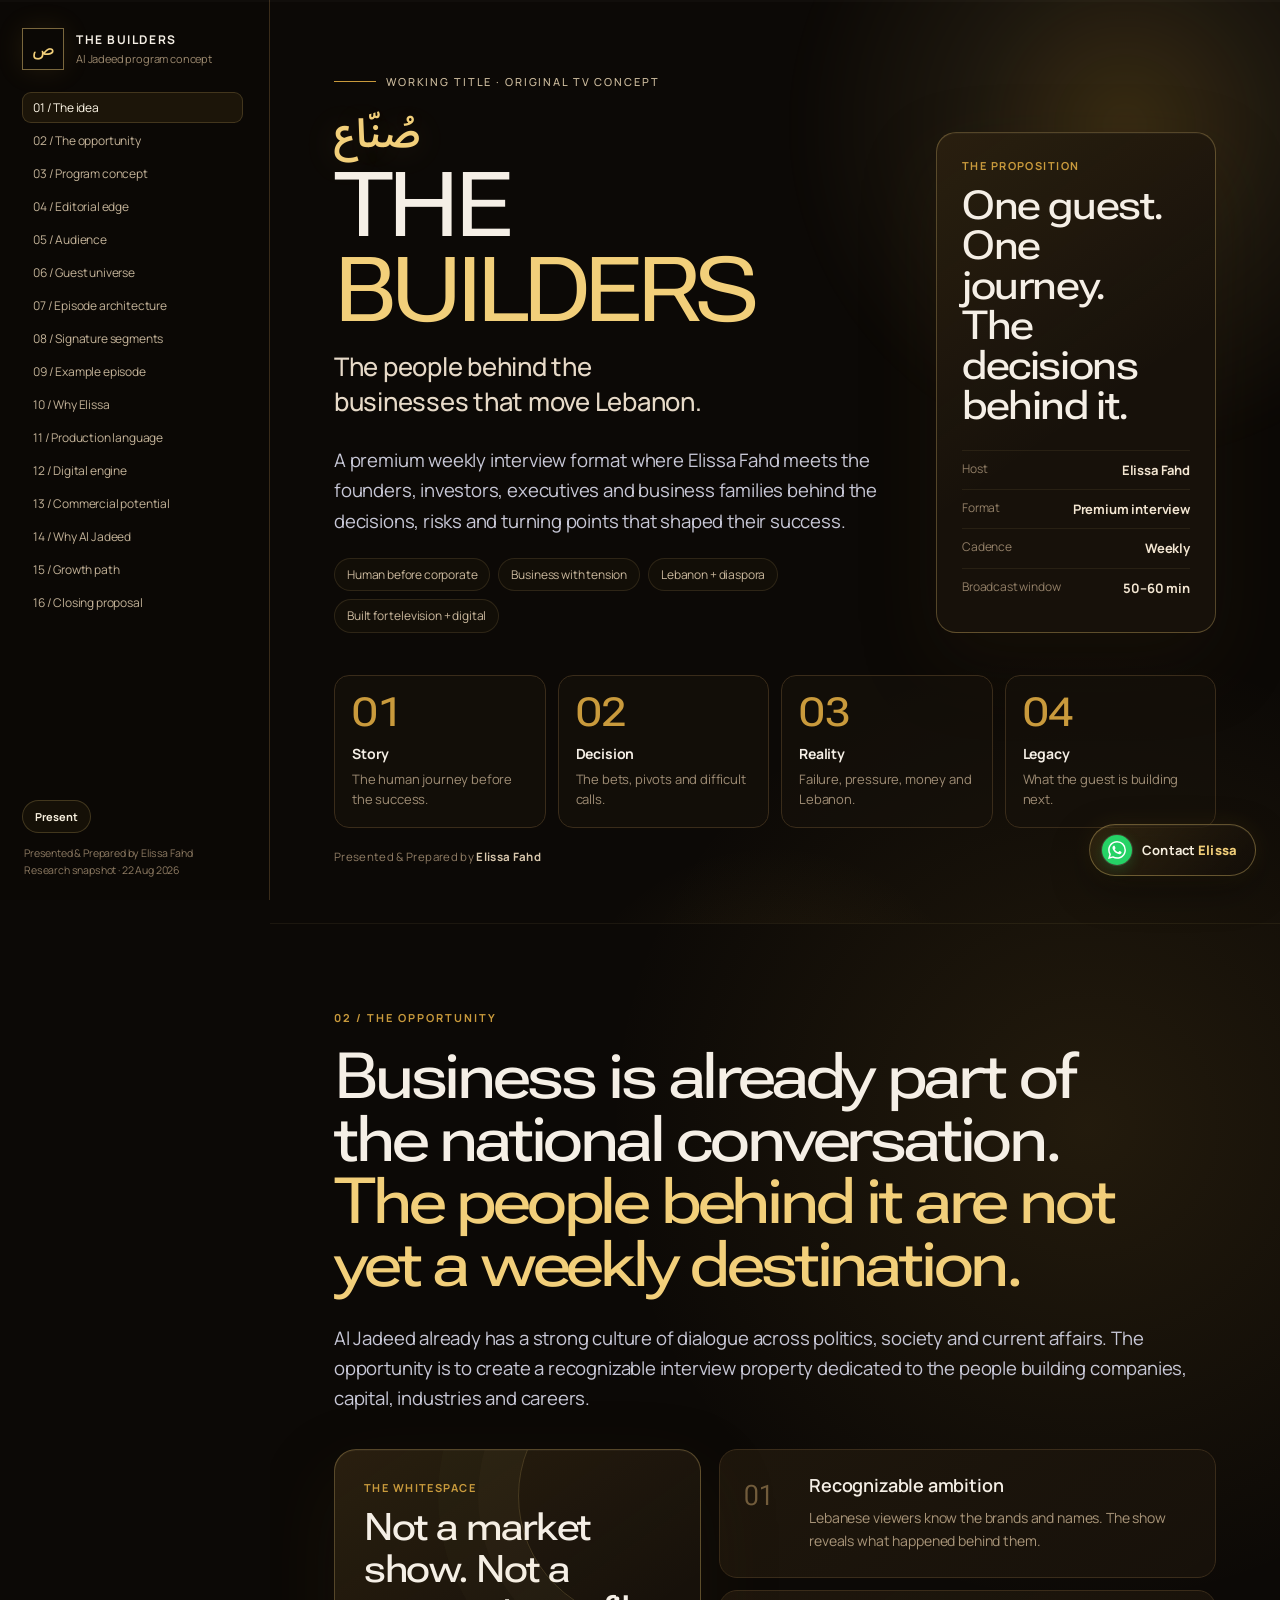
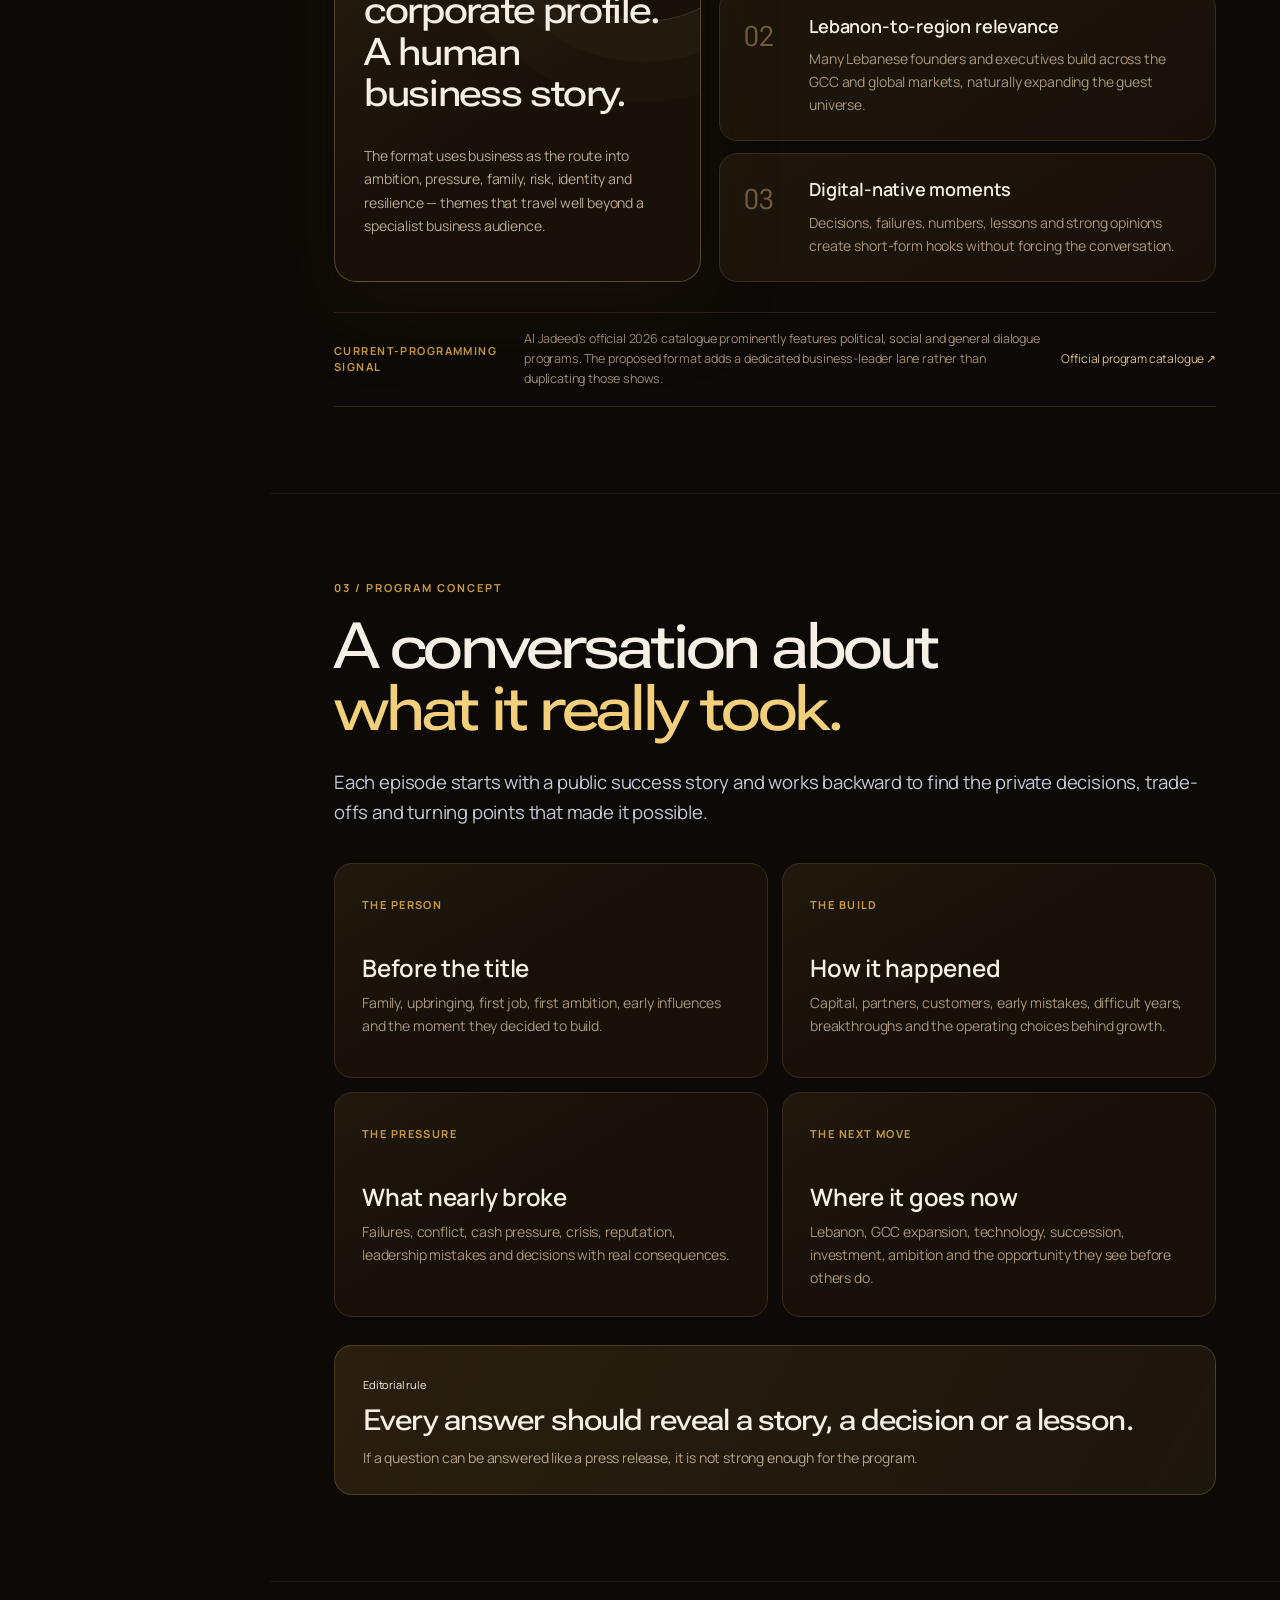
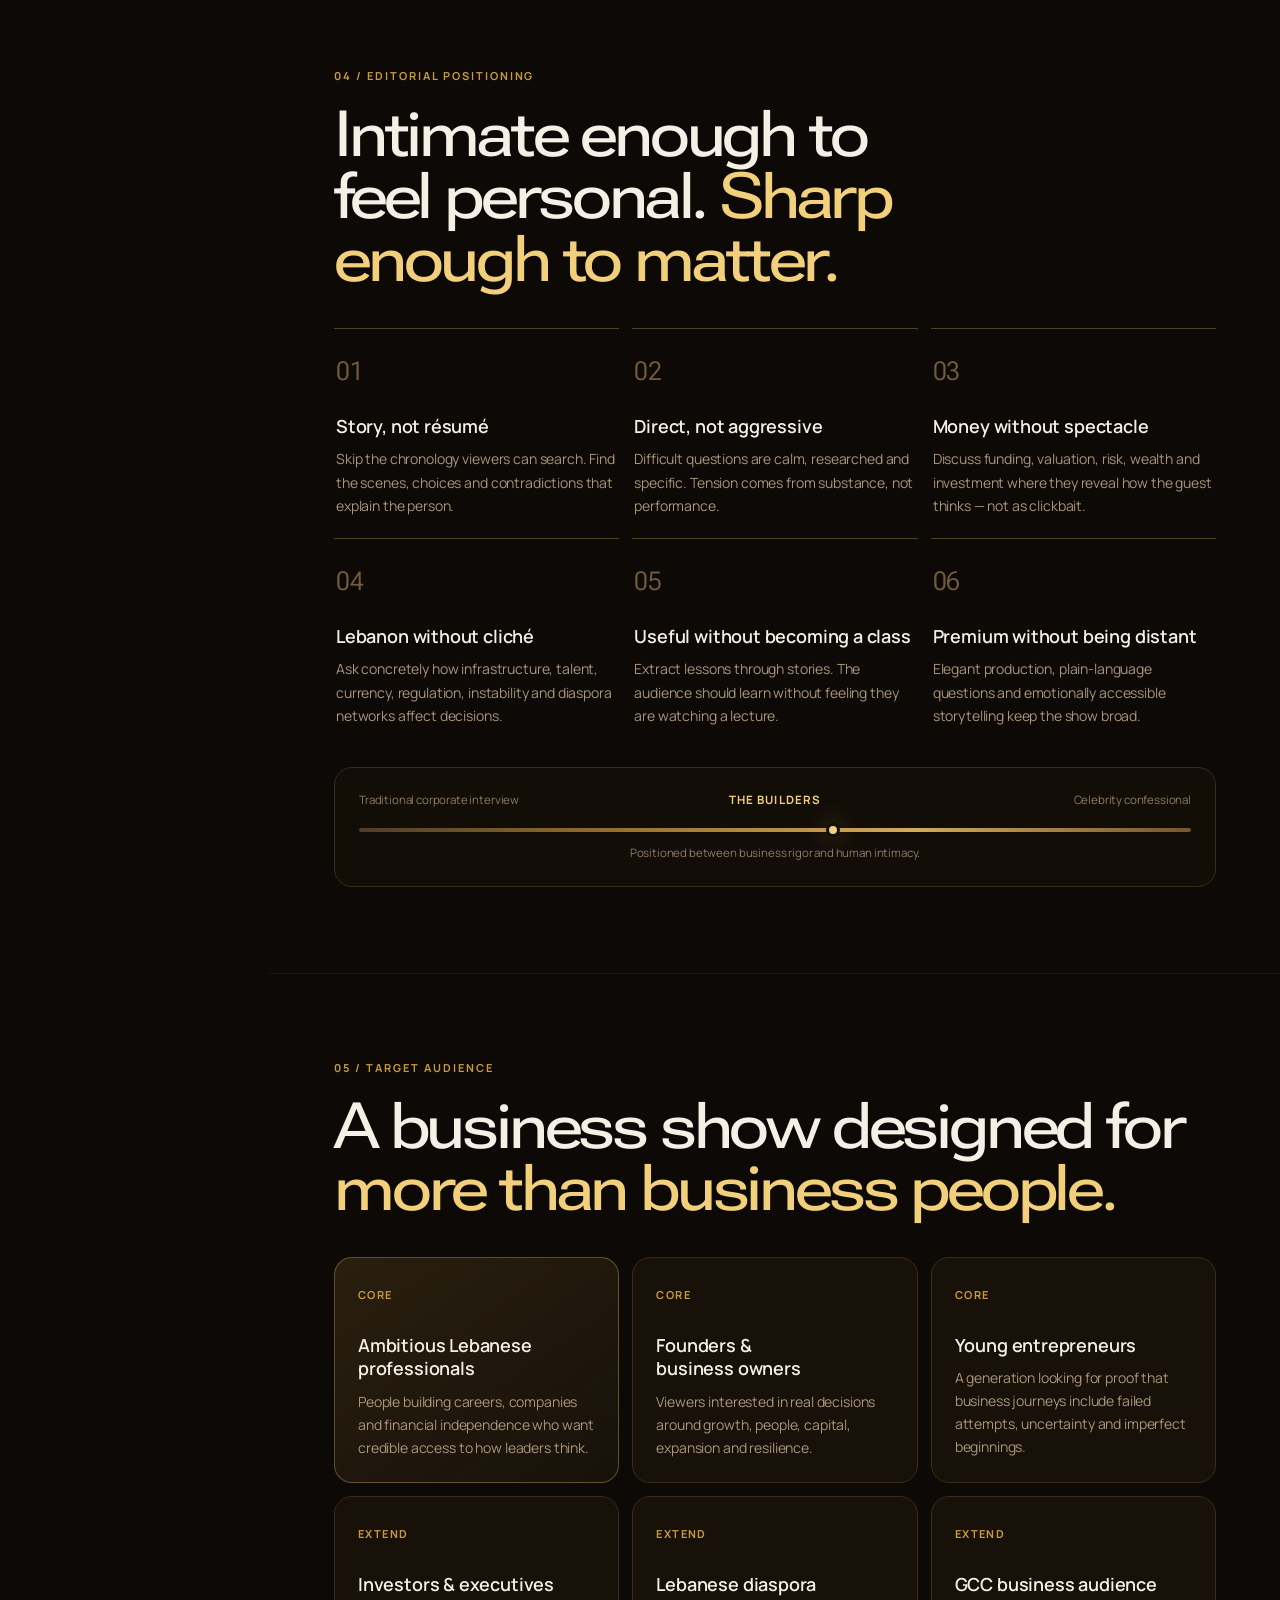
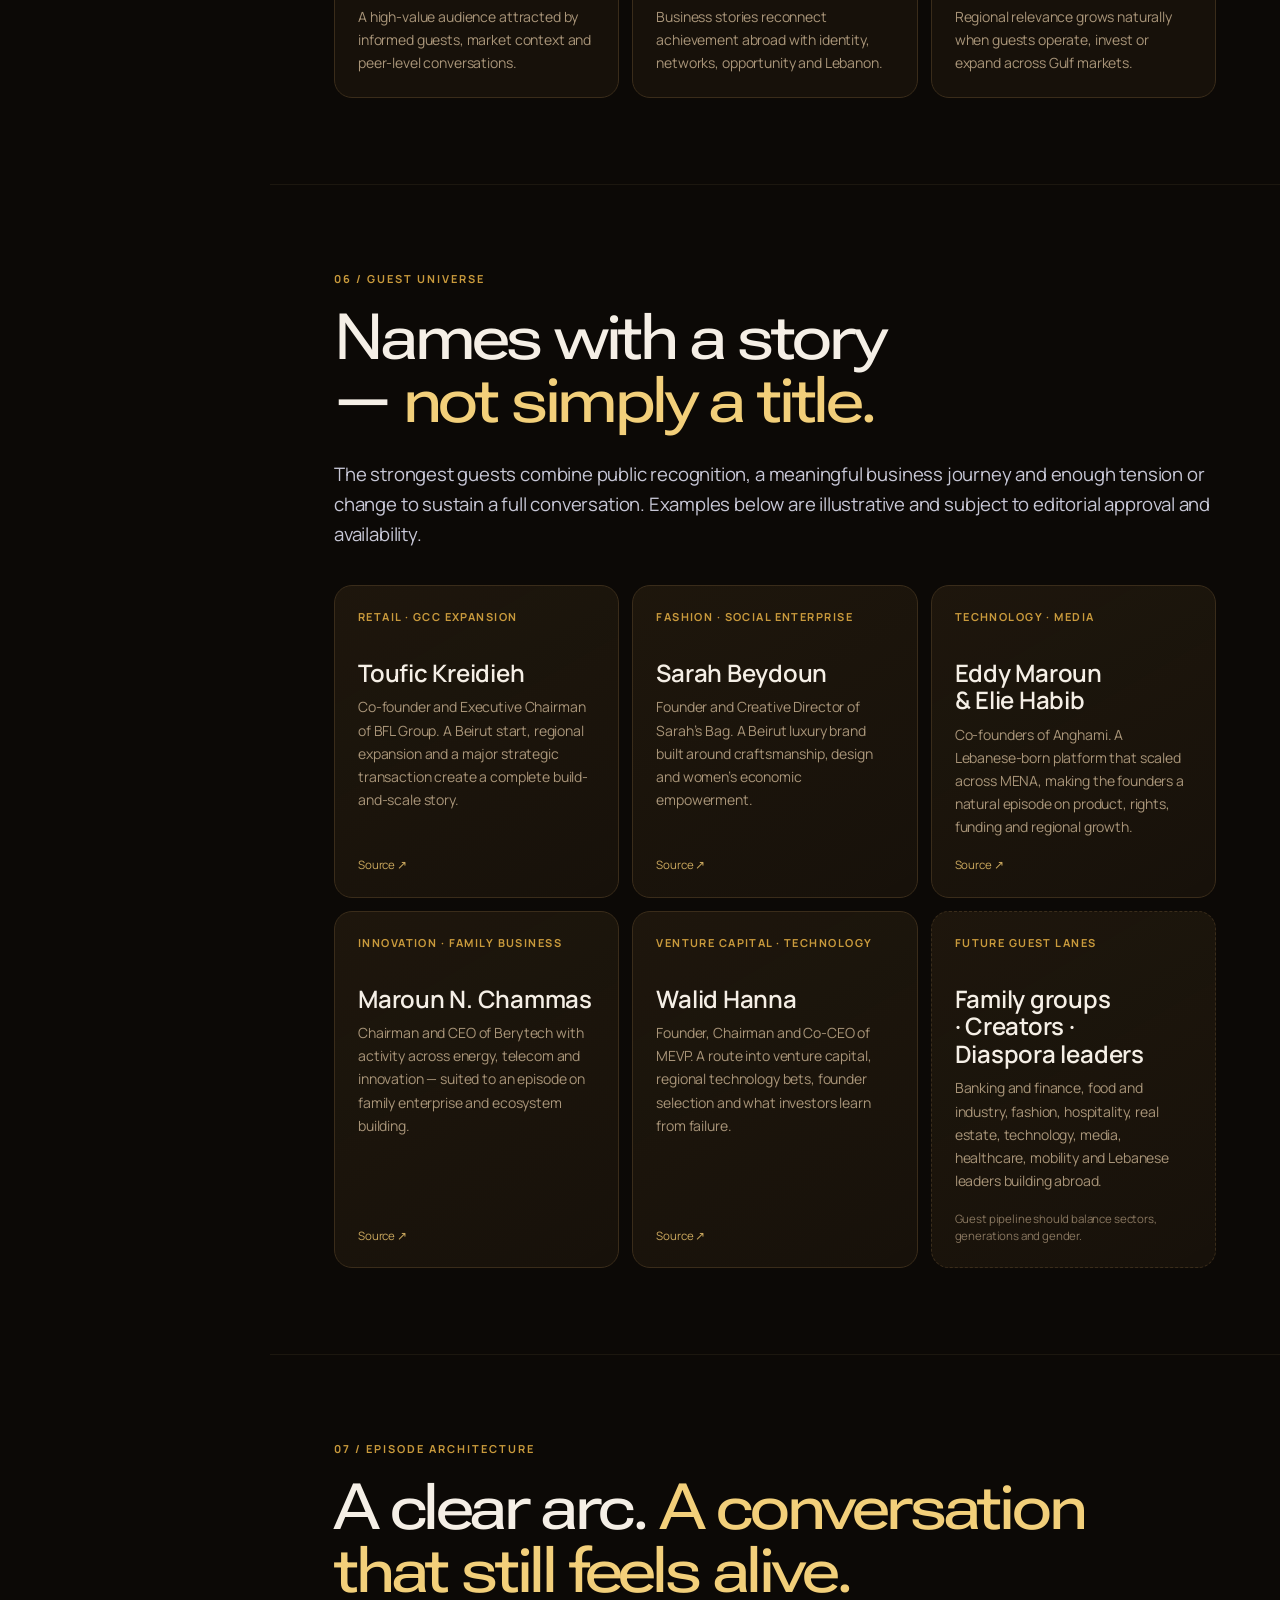
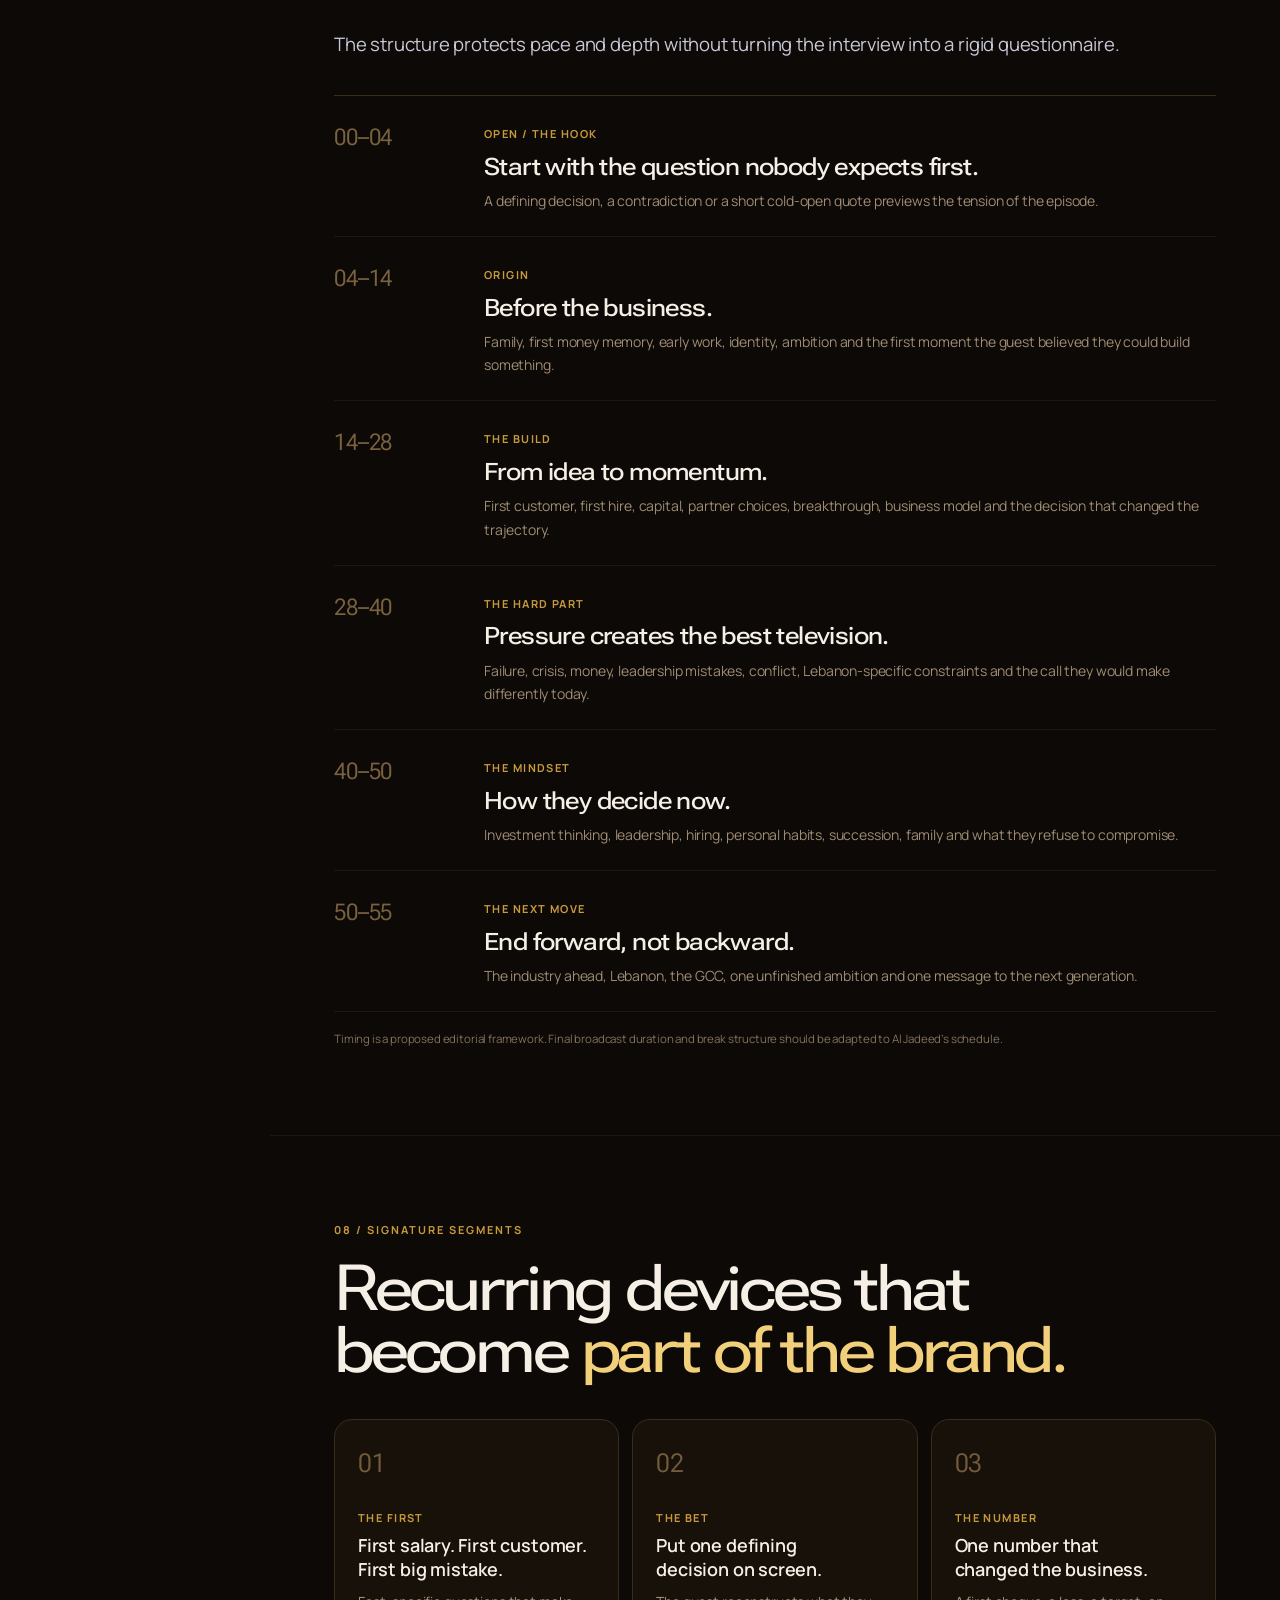
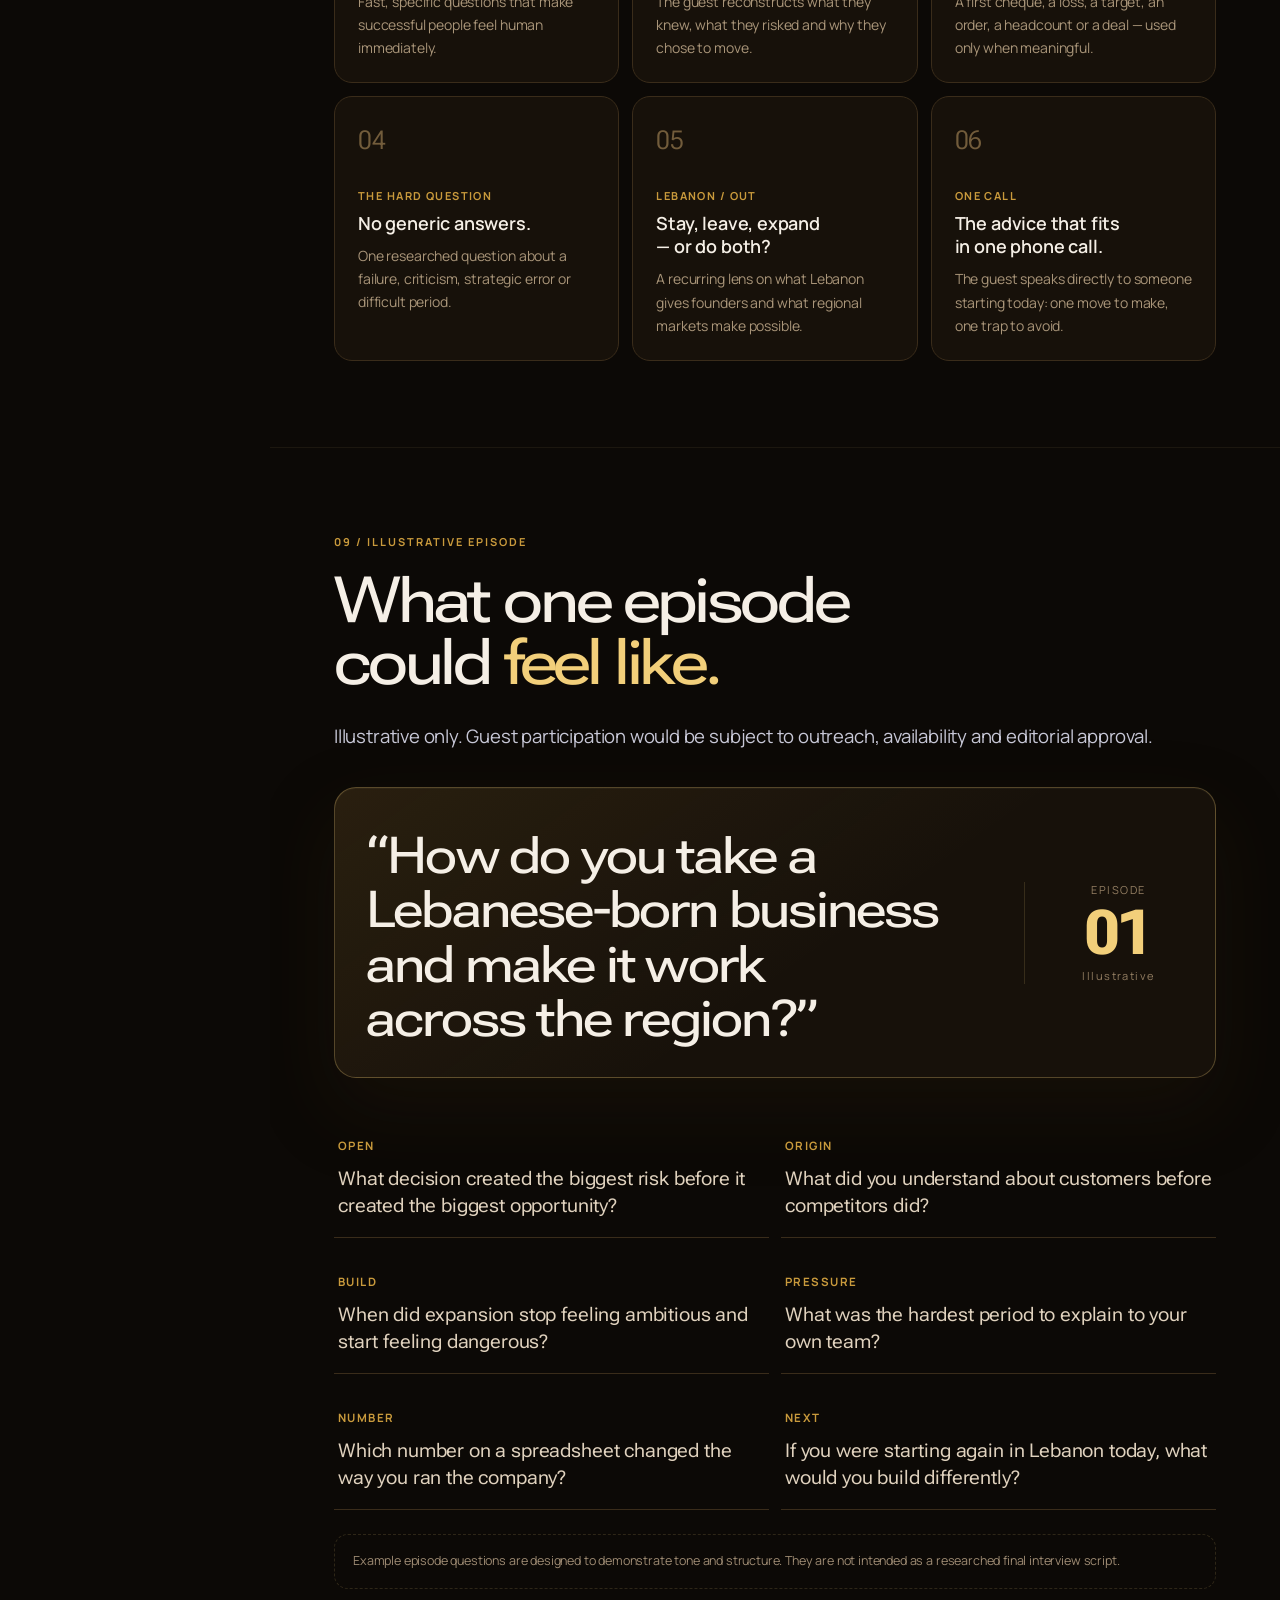
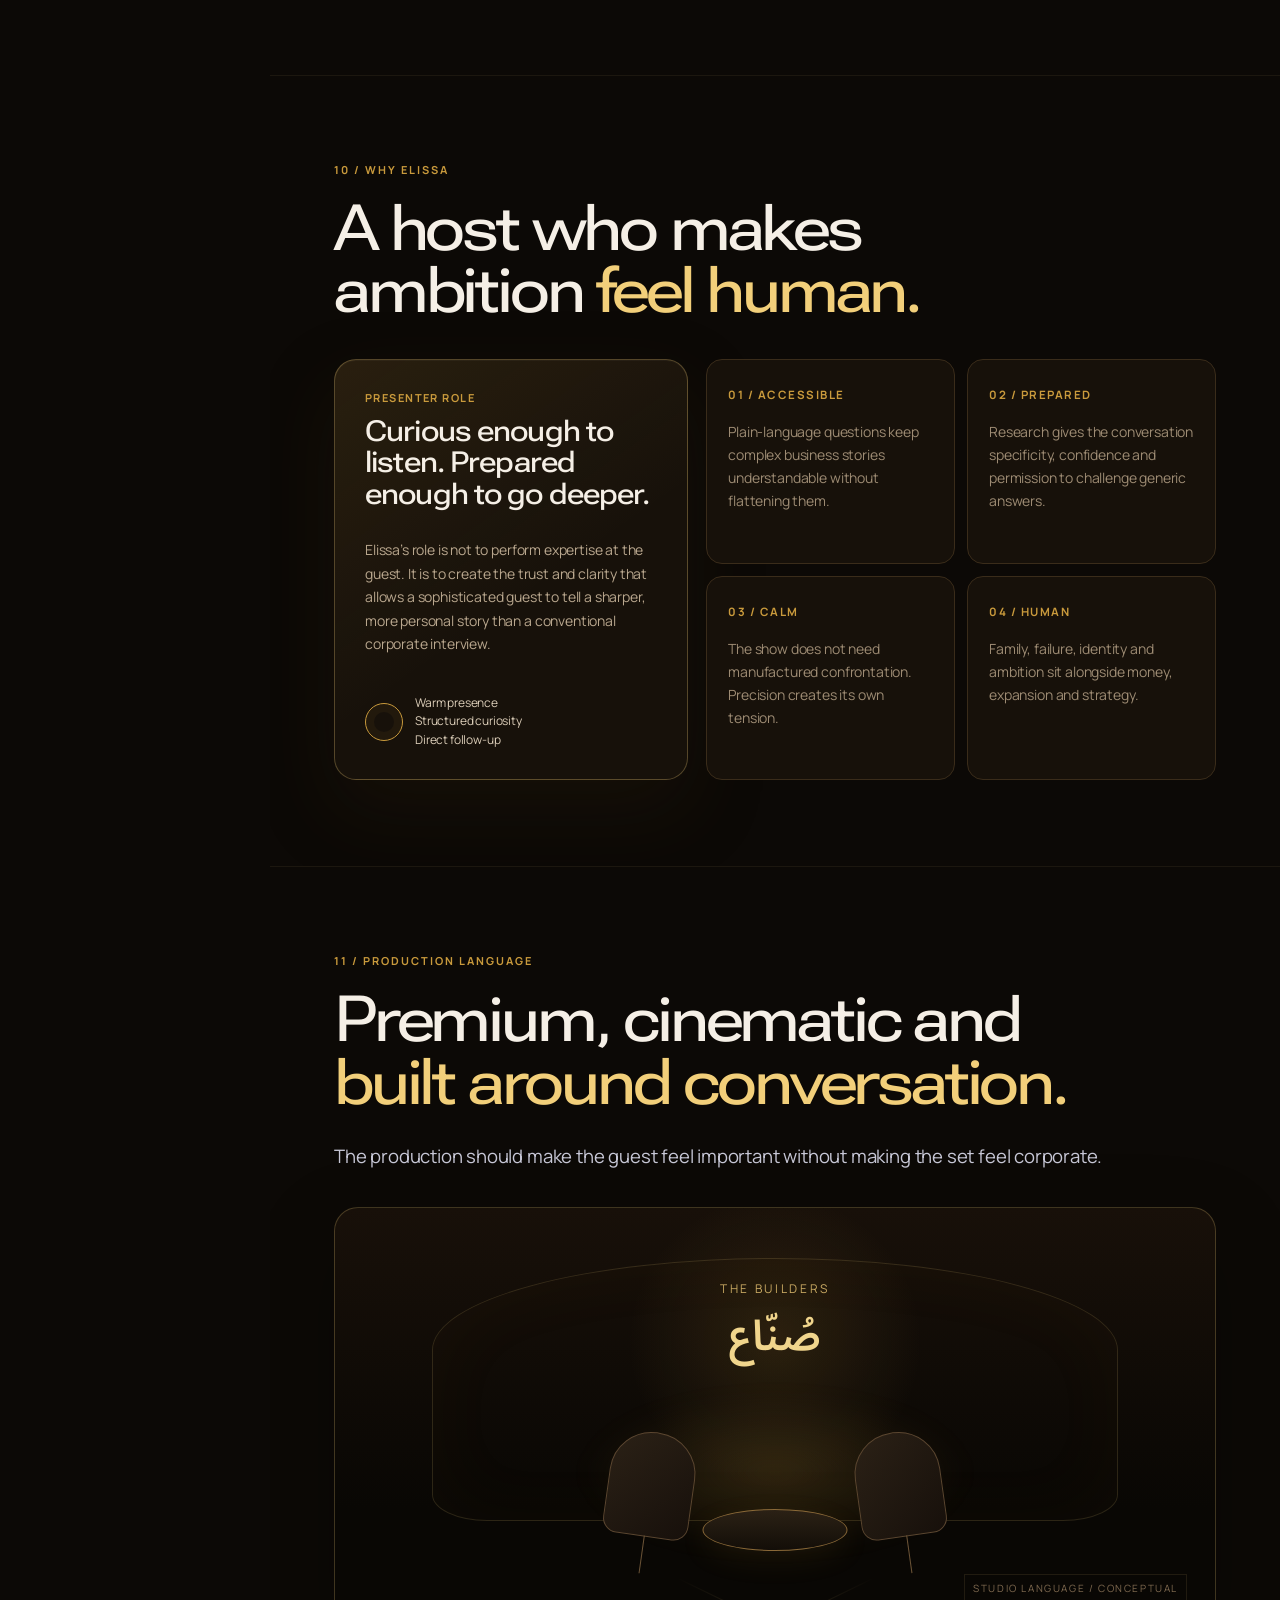
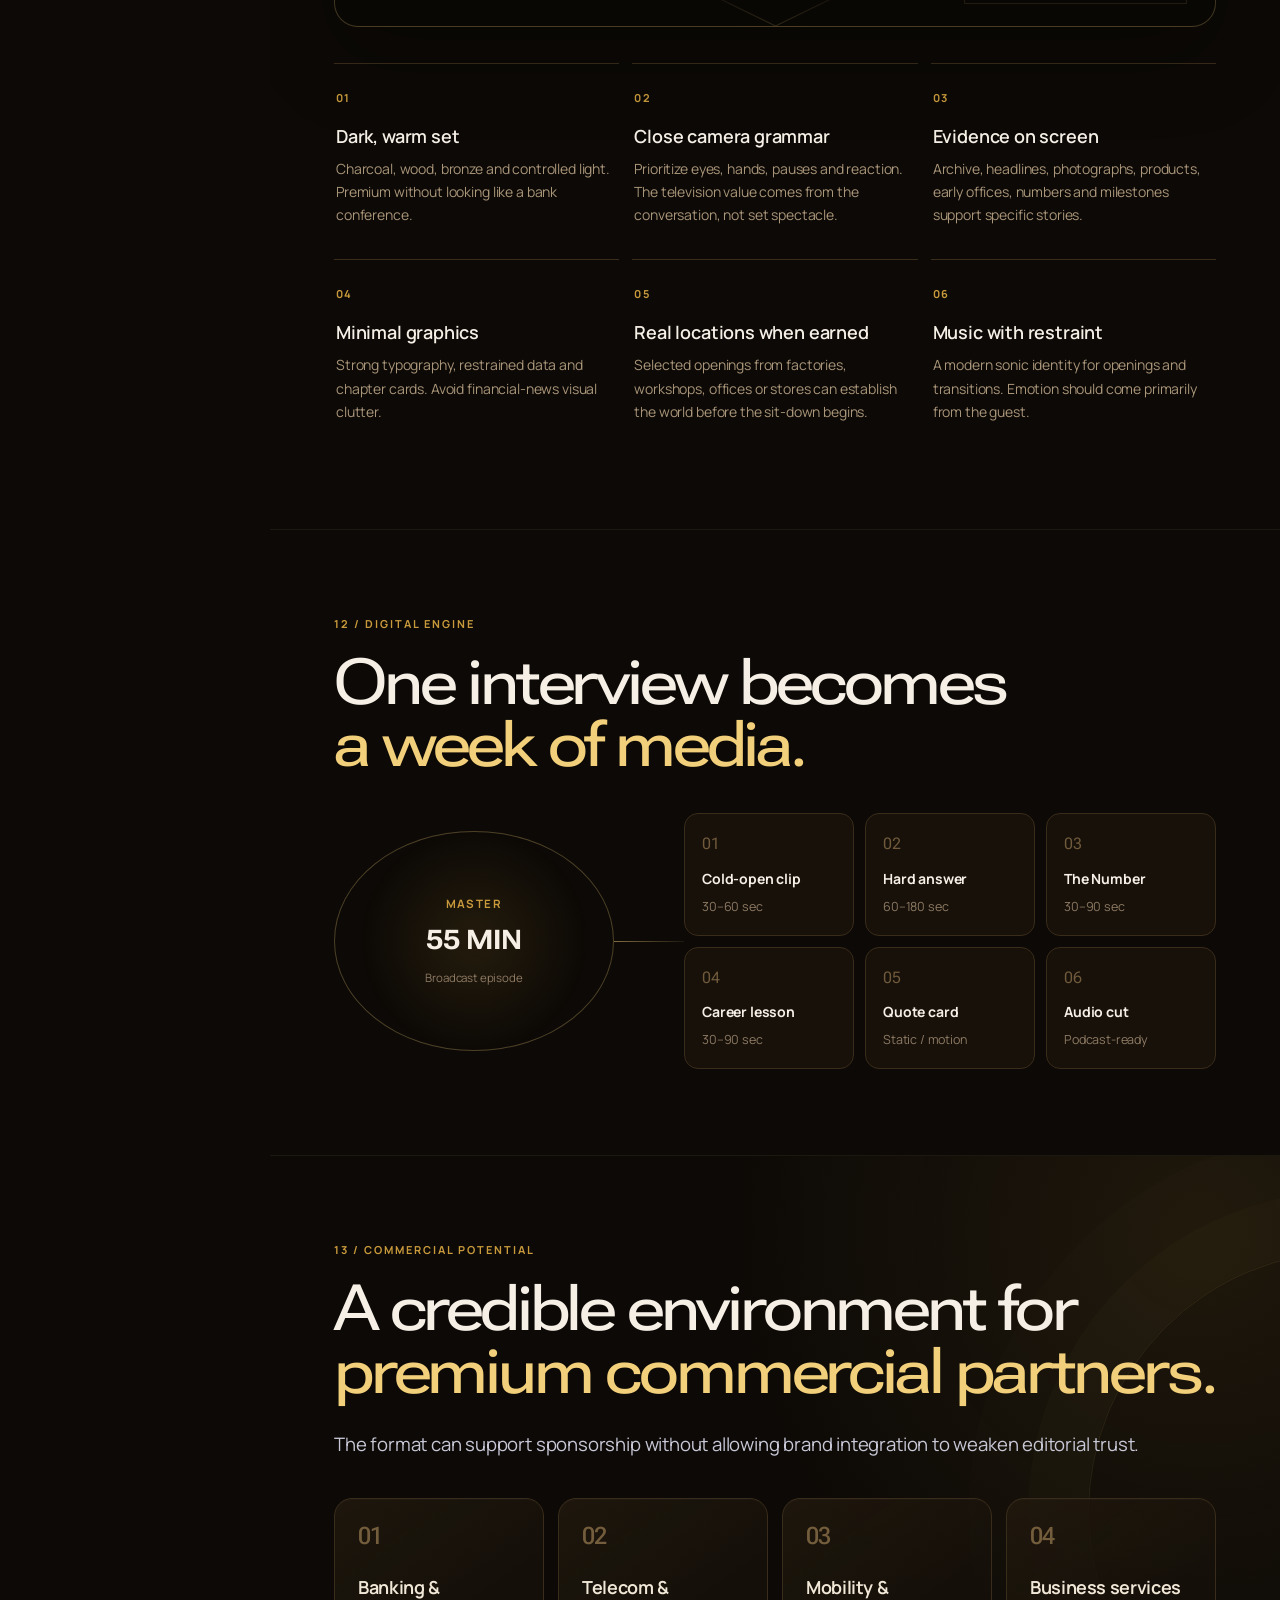
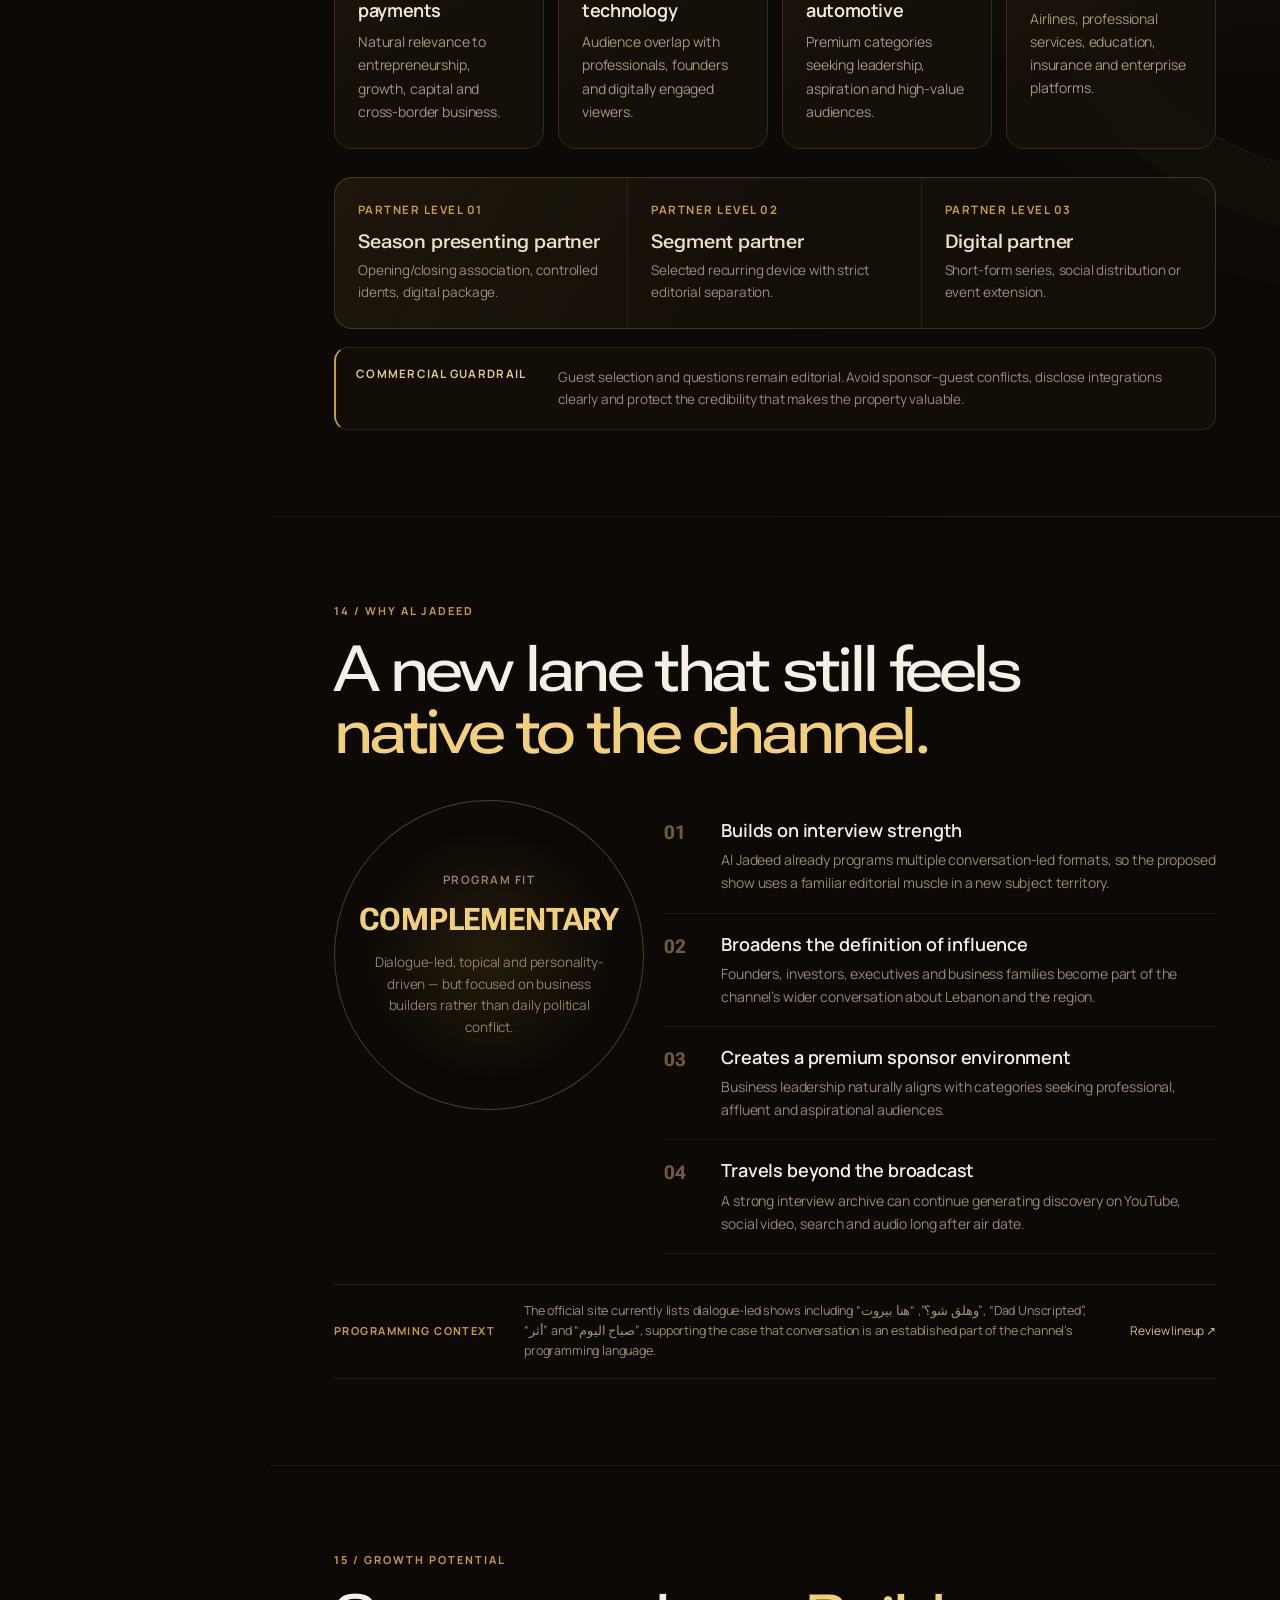
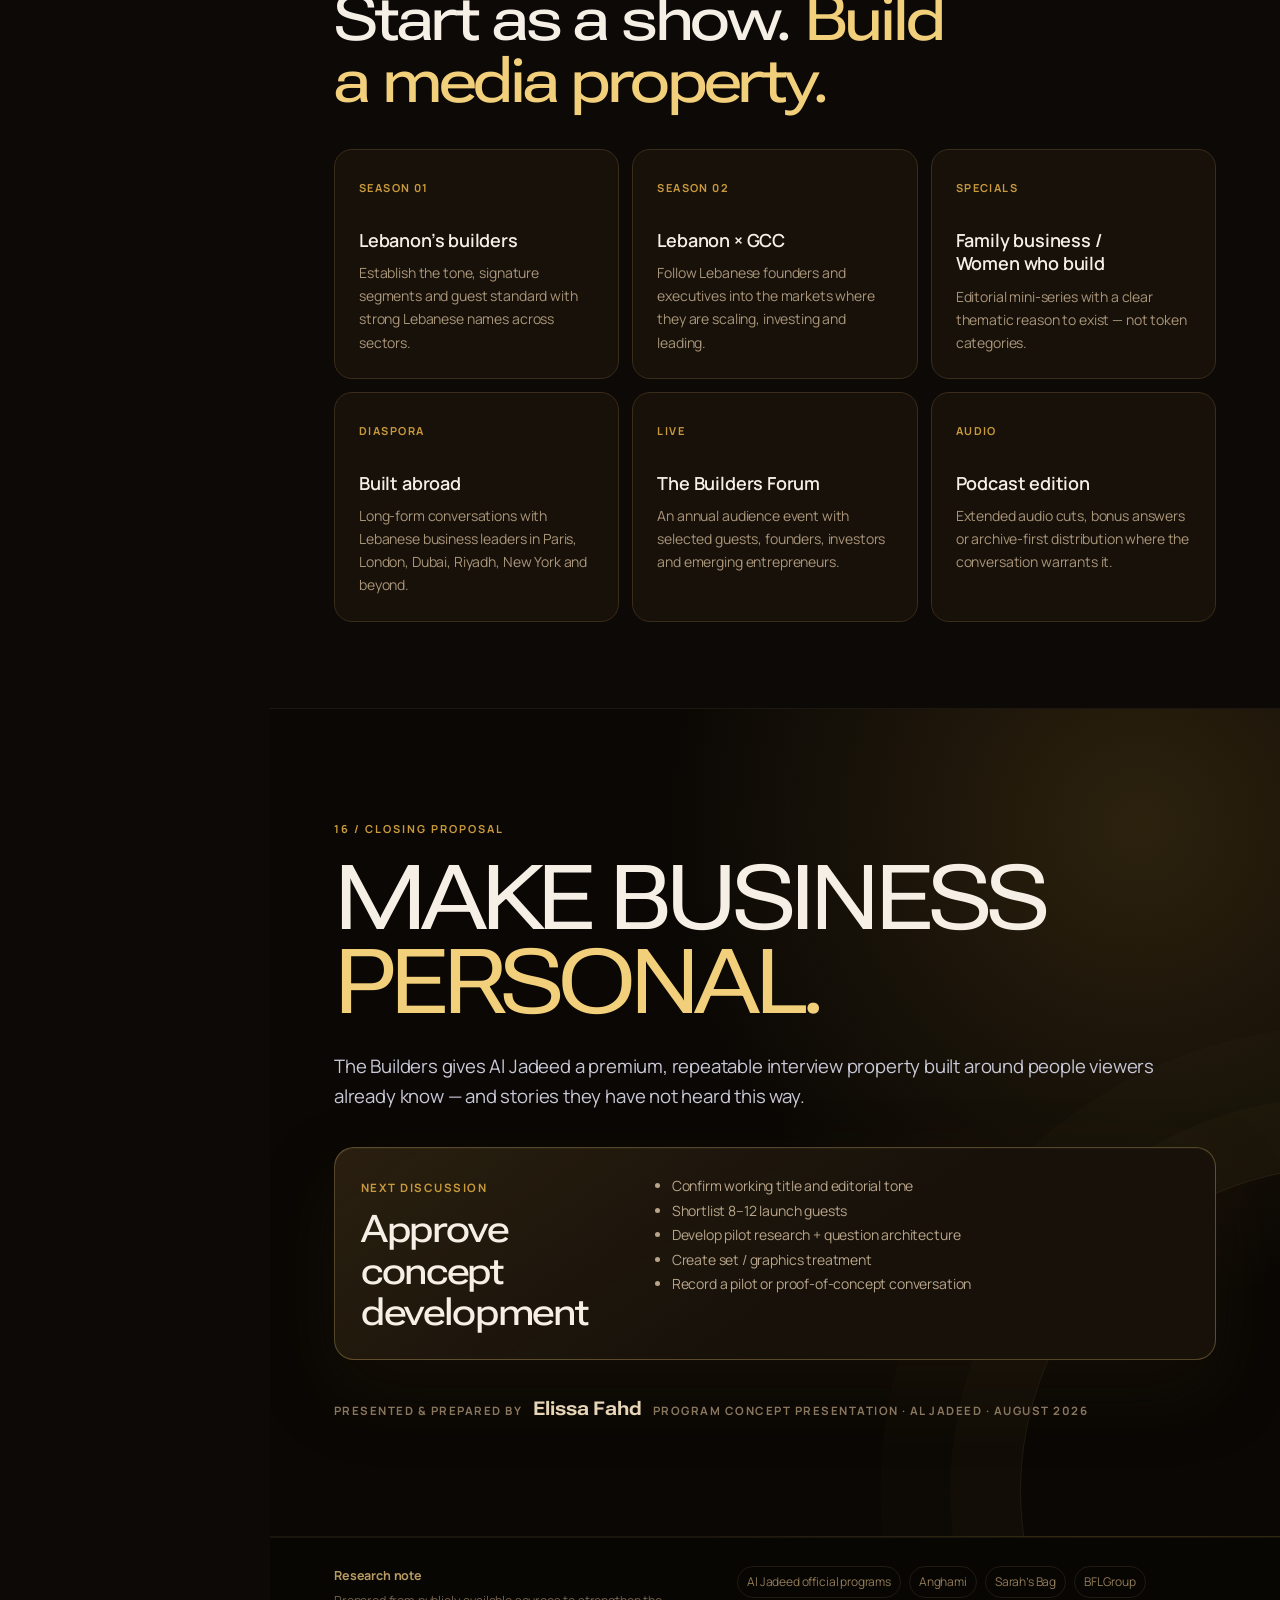
<file: index.html>
<!doctype html>
<html lang="en">
<head>
  <meta charset="utf-8" />
  <meta name="viewport" content="width=device-width,initial-scale=1" />
  <meta name="theme-color" content="#0c0906" />
  <meta name="description" content="A premium TV program concept for Al Jadeed, presented and prepared by Elissa Fahd." />
  <title>صُنّاع | The Builders — Al Jadeed Program Concept</title>
  <link rel="preconnect" href="https://fonts.googleapis.com">
  <link rel="preconnect" href="https://fonts.gstatic.com" crossorigin>
  <link href="https://fonts.googleapis.com/css2?family=Manrope:wght@400;500;600;700&family=Noto+Sans+Arabic:wght@500;600;700&family=Roboto+Flex:opsz,wdth,wght@8..144,90..120,400..750&display=swap" rel="stylesheet">
  <link rel="stylesheet" href="styles.css" />
</head>
<body>
  <div class="progress" aria-hidden="true"><span id="progressBar"></span></div>

  <header class="mobile-bar">
    <a class="mobile-brand" href="#hero" aria-label="Back to top"><span class="mini-mark">ص</span><span>THE BUILDERS</span></a>
    <button id="menuButton" class="menu-btn" aria-label="Open navigation" aria-expanded="false"><i></i><i></i><i></i></button>
  </header>
  <div id="menuScrim" class="menu-scrim"></div>

  <div class="app">
    <aside id="sideNav" class="side">
      <div class="brand">
        <div class="mark">ص</div>
        <div>
          <h1>THE BUILDERS</h1>
          <p>Al Jadeed program concept</p>
        </div>
      </div>

      <nav class="nav" aria-label="Presentation sections">
        <a href="#hero">01 / The idea</a>
        <a href="#opportunity">02 / The opportunity</a>
        <a href="#concept">03 / Program concept</a>
        <a href="#positioning">04 / Editorial edge</a>
        <a href="#audience">05 / Audience</a>
        <a href="#guests">06 / Guest universe</a>
        <a href="#episode">07 / Episode architecture</a>
        <a href="#segments">08 / Signature segments</a>
        <a href="#example">09 / Example episode</a>
        <a href="#host">10 / Why Elissa</a>
        <a href="#production">11 / Production language</a>
        <a href="#digital">12 / Digital engine</a>
        <a href="#commercial">13 / Commercial potential</a>
        <a href="#aljadeed">14 / Why Al Jadeed</a>
        <a href="#growth">15 / Growth path</a>
        <a href="#proposal">16 / Closing proposal</a>
      </nav>

      <div class="side-bottom">
        <div class="side-actions">
          <button class="btn" id="presentButton">Present</button>
          <button class="btn" id="printButton">Export PDF</button>
        </div>
        <p class="side-note">Presented &amp; Prepared by Elissa Fahd<br>Research snapshot · 22 Aug 2026</p>
      </div>
    </aside>

    <main>
      <section id="hero" class="hero section-dark">
        <div class="hero-orb orb-a"></div><div class="hero-orb orb-b"></div>
        <div class="hero-grid reveal">
          <div>
            <div class="eyebrow">Working title · Original TV concept</div>
            <div class="arabic-title" lang="ar" dir="rtl">صُنّاع</div>
            <h1 class="display">THE <span class="accent">BUILDERS</span></h1>
            <p class="hero-line">The people behind the businesses that move Lebanon.</p>
            <p class="lede">A premium weekly interview format where Elissa Fahd meets the founders, investors, executives and business families behind the decisions, risks and turning points that shaped their success.</p>
            <div class="chips">
              <span class="chip">Human before corporate</span>
              <span class="chip">Business with tension</span>
              <span class="chip">Lebanon + diaspora</span>
              <span class="chip">Built for television + digital</span>
            </div>
          </div>

          <div class="hero-panel glow-card">
            <span class="panel-label">The proposition</span>
            <strong>One guest.<br>One journey.<br>The decisions behind it.</strong>
            <div class="meta-lines">
              <div><span>Host</span><b>Elissa Fahd</b></div>
              <div><span>Format</span><b>Premium interview</b></div>
              <div><span>Cadence</span><b>Weekly</b></div>
              <div><span>Broadcast window</span><b>50–60 min</b></div>
            </div>
          </div>
        </div>

        <div class="metric-grid four reveal">
          <article><span>01</span><strong>Story</strong><p>The human journey before the success.</p></article>
          <article><span>02</span><strong>Decision</strong><p>The bets, pivots and difficult calls.</p></article>
          <article><span>03</span><strong>Reality</strong><p>Failure, pressure, money and Lebanon.</p></article>
          <article><span>04</span><strong>Legacy</strong><p>What the guest is building next.</p></article>
        </div>

        <div class="credit reveal">Presented &amp; Prepared by <b>Elissa Fahd</b></div>
      </section>

      <section id="opportunity">
        <div class="section-head reveal">
          <span class="section-label">02 / The opportunity</span>
          <h2 class="display small">Business is already part of the national conversation. <span class="accent">The people behind it are not yet a weekly destination.</span></h2>
          <p class="lede">Al Jadeed already has a strong culture of dialogue across politics, society and current affairs. The opportunity is to create a recognizable interview property dedicated to the people building companies, capital, industries and careers.</p>
        </div>
        <div class="opportunity-layout top-gap">
          <div class="statement-card glow-card reveal">
            <span class="kicker">The whitespace</span>
            <h3>Not a market show. Not a corporate profile. A human business story.</h3>
            <p>The format uses business as the route into ambition, pressure, family, risk, identity and resilience — themes that travel well beyond a specialist business audience.</p>
          </div>
          <div class="stack reveal">
            <article class="card"><span class="num">01</span><div><h3>Recognizable ambition</h3><p>Lebanese viewers know the brands and names. The show reveals what happened behind them.</p></div></article>
            <article class="card"><span class="num">02</span><div><h3>Lebanon-to-region relevance</h3><p>Many Lebanese founders and executives build across the GCC and global markets, naturally expanding the guest universe.</p></div></article>
            <article class="card"><span class="num">03</span><div><h3>Digital-native moments</h3><p>Decisions, failures, numbers, lessons and strong opinions create short-form hooks without forcing the conversation.</p></div></article>
          </div>
        </div>
        <div class="research-strip reveal"><span>Current-programming signal</span><p>Al Jadeed’s official 2026 catalogue prominently features political, social and general dialogue programs. The proposed format adds a dedicated business-leader lane rather than duplicating those shows.</p><a href="https://www.aljadeed.tv/shows" target="_blank" rel="noopener">Official program catalogue ↗</a></div>
      </section>

      <section id="concept">
        <div class="section-head reveal">
          <span class="section-label">03 / Program concept</span>
          <h2 class="display small">A conversation about <span class="accent">what it really took.</span></h2>
          <p class="lede">Each episode starts with a public success story and works backward to find the private decisions, trade-offs and turning points that made it possible.</p>
        </div>
        <div class="concept-grid top-gap">
          <article class="concept-card reveal"><b>THE PERSON</b><h3>Before the title</h3><p>Family, upbringing, first job, first ambition, early influences and the moment they decided to build.</p></article>
          <article class="concept-card reveal"><b>THE BUILD</b><h3>How it happened</h3><p>Capital, partners, customers, early mistakes, difficult years, breakthroughs and the operating choices behind growth.</p></article>
          <article class="concept-card reveal"><b>THE PRESSURE</b><h3>What nearly broke</h3><p>Failures, conflict, cash pressure, crisis, reputation, leadership mistakes and decisions with real consequences.</p></article>
          <article class="concept-card reveal"><b>THE NEXT MOVE</b><h3>Where it goes now</h3><p>Lebanon, GCC expansion, technology, succession, investment, ambition and the opportunity they see before others do.</p></article>
        </div>
        <div class="callout reveal"><small>Editorial rule</small><h3>Every answer should reveal a story, a decision or a lesson.</h3><p>If a question can be answered like a press release, it is not strong enough for the program.</p></div>
      </section>

      <section id="positioning">
        <div class="section-head reveal">
          <span class="section-label">04 / Editorial positioning</span>
          <h2 class="display small">Intimate enough to feel personal. <span class="accent">Sharp enough to matter.</span></h2>
        </div>
        <div class="position-grid top-gap">
          <article class="axis-card reveal"><span>01</span><h3>Story, not résumé</h3><p>Skip the chronology viewers can search. Find the scenes, choices and contradictions that explain the person.</p></article>
          <article class="axis-card reveal"><span>02</span><h3>Direct, not aggressive</h3><p>Difficult questions are calm, researched and specific. Tension comes from substance, not performance.</p></article>
          <article class="axis-card reveal"><span>03</span><h3>Money without spectacle</h3><p>Discuss funding, valuation, risk, wealth and investment where they reveal how the guest thinks — not as clickbait.</p></article>
          <article class="axis-card reveal"><span>04</span><h3>Lebanon without cliché</h3><p>Ask concretely how infrastructure, talent, currency, regulation, instability and diaspora networks affect decisions.</p></article>
          <article class="axis-card reveal"><span>05</span><h3>Useful without becoming a class</h3><p>Extract lessons through stories. The audience should learn without feeling they are watching a lecture.</p></article>
          <article class="axis-card reveal"><span>06</span><h3>Premium without being distant</h3><p>Elegant production, plain-language questions and emotionally accessible storytelling keep the show broad.</p></article>
        </div>
        <div class="spectrum reveal">
          <div class="spectrum-head"><span>Traditional corporate interview</span><b>THE BUILDERS</b><span>Celebrity confessional</span></div>
          <div class="spectrum-line"><i style="left:57%"></i></div>
          <p>Positioned between business rigor and human intimacy.</p>
        </div>
      </section>

      <section id="audience">
        <div class="section-head reveal">
          <span class="section-label">05 / Target audience</span>
          <h2 class="display small">A business show designed for <span class="accent">more than business people.</span></h2>
        </div>
        <div class="audience-grid top-gap">
          <article class="audience-card primary reveal"><span>CORE</span><h3>Ambitious Lebanese professionals</h3><p>People building careers, companies and financial independence who want credible access to how leaders think.</p></article>
          <article class="audience-card reveal"><span>CORE</span><h3>Founders &amp; business owners</h3><p>Viewers interested in real decisions around growth, people, capital, expansion and resilience.</p></article>
          <article class="audience-card reveal"><span>CORE</span><h3>Young entrepreneurs</h3><p>A generation looking for proof that business journeys include failed attempts, uncertainty and imperfect beginnings.</p></article>
          <article class="audience-card reveal"><span>EXTEND</span><h3>Investors &amp; executives</h3><p>A high-value audience attracted by informed guests, market context and peer-level conversations.</p></article>
          <article class="audience-card reveal"><span>EXTEND</span><h3>Lebanese diaspora</h3><p>Business stories reconnect achievement abroad with identity, networks, opportunity and Lebanon.</p></article>
          <article class="audience-card reveal"><span>EXTEND</span><h3>GCC business audience</h3><p>Regional relevance grows naturally when guests operate, invest or expand across Gulf markets.</p></article>
        </div>
      </section>

      <section id="guests">
        <div class="section-head reveal">
          <span class="section-label">06 / Guest universe</span>
          <h2 class="display small">Names with a story — <span class="accent">not simply a title.</span></h2>
          <p class="lede">The strongest guests combine public recognition, a meaningful business journey and enough tension or change to sustain a full conversation. Examples below are illustrative and subject to editorial approval and availability.</p>
        </div>
        <div class="guest-grid top-gap">
          <article class="guest-card reveal"><span class="guest-tag">Retail · GCC expansion</span><h3>Toufic Kreidieh</h3><p>Co-founder and Executive Chairman of BFL Group. A Beirut start, regional expansion and a major strategic transaction create a complete build-and-scale story.</p><a href="https://bflgroup.ae/brands-for-less-signs-an-agreement-with-the-tjx-companies-inc-for-the-sale-of-a-35-stake-2/" target="_blank" rel="noopener">Source ↗</a></article>
          <article class="guest-card reveal"><span class="guest-tag">Fashion · Social enterprise</span><h3>Sarah Beydoun</h3><p>Founder and Creative Director of Sarah’s Bag. A Beirut luxury brand built around craftsmanship, design and women’s economic empowerment.</p><a href="https://sarahsbag.com/pages/our-story" target="_blank" rel="noopener">Source ↗</a></article>
          <article class="guest-card reveal"><span class="guest-tag">Technology · Media</span><h3>Eddy Maroun &amp; Elie Habib</h3><p>Co-founders of Anghami. A Lebanese-born platform that scaled across MENA, making the founders a natural episode on product, rights, funding and regional growth.</p><a href="https://www.anghami.com/about" target="_blank" rel="noopener">Source ↗</a></article>
          <article class="guest-card reveal"><span class="guest-tag">Innovation · Family business</span><h3>Maroun N. Chammas</h3><p>Chairman and CEO of Berytech with activity across energy, telecom and innovation — suited to an episode on family enterprise and ecosystem building.</p><a href="https://berytech.org/profiles/maroun-n-chammas/" target="_blank" rel="noopener">Source ↗</a></article>
          <article class="guest-card reveal"><span class="guest-tag">Venture capital · Technology</span><h3>Walid Hanna</h3><p>Founder, Chairman and Co-CEO of MEVP. A route into venture capital, regional technology bets, founder selection and what investors learn from failure.</p><a href="https://mevp.com/team/walid-hanna" target="_blank" rel="noopener">Source ↗</a></article>
          <article class="guest-card reveal speculative"><span class="guest-tag">Future guest lanes</span><h3>Family groups · Creators · Diaspora leaders</h3><p>Banking and finance, food and industry, fashion, hospitality, real estate, technology, media, healthcare, mobility and Lebanese leaders building abroad.</p><span class="source-note">Guest pipeline should balance sectors, generations and gender.</span></article>
        </div>
      </section>

      <section id="episode">
        <div class="section-head reveal">
          <span class="section-label">07 / Episode architecture</span>
          <h2 class="display small">A clear arc. <span class="accent">A conversation that still feels alive.</span></h2>
          <p class="lede">The structure protects pace and depth without turning the interview into a rigid questionnaire.</p>
        </div>
        <div class="timeline top-gap">
          <article class="timeline-row reveal"><span class="time">00–04</span><div><b>OPEN / THE HOOK</b><h3>Start with the question nobody expects first.</h3><p>A defining decision, a contradiction or a short cold-open quote previews the tension of the episode.</p></div></article>
          <article class="timeline-row reveal"><span class="time">04–14</span><div><b>ORIGIN</b><h3>Before the business.</h3><p>Family, first money memory, early work, identity, ambition and the first moment the guest believed they could build something.</p></div></article>
          <article class="timeline-row reveal"><span class="time">14–28</span><div><b>THE BUILD</b><h3>From idea to momentum.</h3><p>First customer, first hire, capital, partner choices, breakthrough, business model and the decision that changed the trajectory.</p></div></article>
          <article class="timeline-row reveal"><span class="time">28–40</span><div><b>THE HARD PART</b><h3>Pressure creates the best television.</h3><p>Failure, crisis, money, leadership mistakes, conflict, Lebanon-specific constraints and the call they would make differently today.</p></div></article>
          <article class="timeline-row reveal"><span class="time">40–50</span><div><b>THE MINDSET</b><h3>How they decide now.</h3><p>Investment thinking, leadership, hiring, personal habits, succession, family and what they refuse to compromise.</p></div></article>
          <article class="timeline-row reveal"><span class="time">50–55</span><div><b>THE NEXT MOVE</b><h3>End forward, not backward.</h3><p>The industry ahead, Lebanon, the GCC, one unfinished ambition and one message to the next generation.</p></div></article>
        </div>
        <p class="format-note reveal">Timing is a proposed editorial framework. Final broadcast duration and break structure should be adapted to Al Jadeed’s schedule.</p>
      </section>

      <section id="segments">
        <div class="section-head reveal">
          <span class="section-label">08 / Signature segments</span>
          <h2 class="display small">Recurring devices that become <span class="accent">part of the brand.</span></h2>
        </div>
        <div class="segment-grid top-gap">
          <article class="segment-card reveal"><span>01</span><b>THE FIRST</b><h3>First salary. First customer. First big mistake.</h3><p>Fast, specific questions that make successful people feel human immediately.</p></article>
          <article class="segment-card reveal"><span>02</span><b>THE BET</b><h3>Put one defining decision on screen.</h3><p>The guest reconstructs what they knew, what they risked and why they chose to move.</p></article>
          <article class="segment-card reveal"><span>03</span><b>THE NUMBER</b><h3>One number that changed the business.</h3><p>A first cheque, a loss, a target, an order, a headcount or a deal — used only when meaningful.</p></article>
          <article class="segment-card reveal"><span>04</span><b>THE HARD QUESTION</b><h3>No generic answers.</h3><p>One researched question about a failure, criticism, strategic error or difficult period.</p></article>
          <article class="segment-card reveal"><span>05</span><b>LEBANON / OUT</b><h3>Stay, leave, expand — or do both?</h3><p>A recurring lens on what Lebanon gives founders and what regional markets make possible.</p></article>
          <article class="segment-card reveal"><span>06</span><b>ONE CALL</b><h3>The advice that fits in one phone call.</h3><p>The guest speaks directly to someone starting today: one move to make, one trap to avoid.</p></article>
        </div>
      </section>

      <section id="example">
        <div class="section-head reveal">
          <span class="section-label">09 / Illustrative episode</span>
          <h2 class="display small">What one episode could <span class="accent">feel like.</span></h2>
          <p class="lede">Illustrative only. Guest participation would be subject to outreach, availability and editorial approval.</p>
        </div>
        <div class="episode-hero glow-card top-gap reveal">
          <blockquote>“How do you take a Lebanese-born business and make it work across the region?”</blockquote>
          <div class="episode-badge"><span>EPISODE</span><strong>01</strong><small>Illustrative</small></div>
        </div>
        <div class="question-grid top-gap">
          <article class="reveal"><span>OPEN</span><p>What decision created the biggest risk before it created the biggest opportunity?</p></article>
          <article class="reveal"><span>ORIGIN</span><p>What did you understand about customers before competitors did?</p></article>
          <article class="reveal"><span>BUILD</span><p>When did expansion stop feeling ambitious and start feeling dangerous?</p></article>
          <article class="reveal"><span>PRESSURE</span><p>What was the hardest period to explain to your own team?</p></article>
          <article class="reveal"><span>NUMBER</span><p>Which number on a spreadsheet changed the way you ran the company?</p></article>
          <article class="reveal"><span>NEXT</span><p>If you were starting again in Lebanon today, what would you build differently?</p></article>
        </div>
        <div class="evidence-note reveal">Example episode questions are designed to demonstrate tone and structure. They are not intended as a researched final interview script.</div>
      </section>

      <section id="host">
        <div class="section-head reveal">
          <span class="section-label">10 / Why Elissa</span>
          <h2 class="display small">A host who makes ambition <span class="accent">feel human.</span></h2>
        </div>
        <div class="host-layout top-gap">
          <div class="host-role glow-card reveal">
            <span class="kicker">Presenter role</span>
            <h3>Curious enough to listen. Prepared enough to go deeper.</h3>
            <p>Elissa’s role is not to perform expertise at the guest. It is to create the trust and clarity that allows a sophisticated guest to tell a sharper, more personal story than a conventional corporate interview.</p>
            <div class="host-signature"><i></i><span>Warm presence<br>Structured curiosity<br>Direct follow-up</span></div>
          </div>
          <div class="host-qualities reveal">
            <article><b>01 / ACCESSIBLE</b><p>Plain-language questions keep complex business stories understandable without flattening them.</p></article>
            <article><b>02 / PREPARED</b><p>Research gives the conversation specificity, confidence and permission to challenge generic answers.</p></article>
            <article><b>03 / CALM</b><p>The show does not need manufactured confrontation. Precision creates its own tension.</p></article>
            <article><b>04 / HUMAN</b><p>Family, failure, identity and ambition sit alongside money, expansion and strategy.</p></article>
          </div>
        </div>
      </section>

      <section id="production">
        <div class="section-head reveal">
          <span class="section-label">11 / Production language</span>
          <h2 class="display small">Premium, cinematic and <span class="accent">built around conversation.</span></h2>
          <p class="lede">The production should make the guest feel important without making the set feel corporate.</p>
        </div>
        <div class="studio-mock top-gap reveal">
          <div class="studio-glow"></div>
          <div class="studio-title"><span>THE BUILDERS</span><b>صُنّاع</b></div>
          <div class="chair chair-a"></div><div class="chair chair-b"></div><div class="table-disc"></div>
          <div class="floor-line line-a"></div><div class="floor-line line-b"></div>
          <div class="camera-frame">STUDIO LANGUAGE / CONCEPTUAL</div>
        </div>
        <div class="production-grid top-gap">
          <article class="reveal"><span>01</span><h3>Dark, warm set</h3><p>Charcoal, wood, bronze and controlled light. Premium without looking like a bank conference.</p></article>
          <article class="reveal"><span>02</span><h3>Close camera grammar</h3><p>Prioritize eyes, hands, pauses and reaction. The television value comes from the conversation, not set spectacle.</p></article>
          <article class="reveal"><span>03</span><h3>Evidence on screen</h3><p>Archive, headlines, photographs, products, early offices, numbers and milestones support specific stories.</p></article>
          <article class="reveal"><span>04</span><h3>Minimal graphics</h3><p>Strong typography, restrained data and chapter cards. Avoid financial-news visual clutter.</p></article>
          <article class="reveal"><span>05</span><h3>Real locations when earned</h3><p>Selected openings from factories, workshops, offices or stores can establish the world before the sit-down begins.</p></article>
          <article class="reveal"><span>06</span><h3>Music with restraint</h3><p>A modern sonic identity for openings and transitions. Emotion should come primarily from the guest.</p></article>
        </div>
      </section>

      <section id="digital">
        <div class="section-head reveal">
          <span class="section-label">12 / Digital engine</span>
          <h2 class="display small">One interview becomes <span class="accent">a week of media.</span></h2>
        </div>
        <div class="digital-flow top-gap reveal">
          <div class="flow-main"><span>MASTER</span><strong>55 MIN</strong><small>Broadcast episode</small></div><i></i>
          <div class="flow-outputs">
            <article><span>01</span><b>Cold-open clip</b><small>30–60 sec</small></article>
            <article><span>02</span><b>Hard answer</b><small>60–180 sec</small></article>
            <article><span>03</span><b>The Number</b><small>30–90 sec</small></article>
            <article><span>04</span><b>Career lesson</b><small>30–90 sec</small></article>
            <article><span>05</span><b>Quote card</b><small>Static / motion</small></article>
            <article><span>06</span><b>Audio cut</b><small>Podcast-ready</small></article>
          </div>
        </div>
      </section>

      <section id="commercial">
        <div class="section-head reveal">
          <span class="section-label">13 / Commercial potential</span>
          <h2 class="display small">A credible environment for <span class="accent">premium commercial partners.</span></h2>
          <p class="lede">The format can support sponsorship without allowing brand integration to weaken editorial trust.</p>
        </div>
        <div class="sponsor-grid top-gap">
          <article class="reveal"><span>01</span><h3>Banking &amp; payments</h3><p>Natural relevance to entrepreneurship, growth, capital and cross-border business.</p></article>
          <article class="reveal"><span>02</span><h3>Telecom &amp; technology</h3><p>Audience overlap with professionals, founders and digitally engaged viewers.</p></article>
          <article class="reveal"><span>03</span><h3>Mobility &amp; automotive</h3><p>Premium categories seeking leadership, aspiration and high-value audiences.</p></article>
          <article class="reveal"><span>04</span><h3>Business services</h3><p>Airlines, professional services, education, insurance and enterprise platforms.</p></article>
        </div>
        <div class="commercial-model reveal">
          <div><span>PARTNER LEVEL 01</span><strong>Season presenting partner</strong><p>Opening/closing association, controlled idents, digital package.</p></div>
          <div><span>PARTNER LEVEL 02</span><strong>Segment partner</strong><p>Selected recurring device with strict editorial separation.</p></div>
          <div><span>PARTNER LEVEL 03</span><strong>Digital partner</strong><p>Short-form series, social distribution or event extension.</p></div>
        </div>
        <div class="guardrail reveal"><b>Commercial guardrail</b><p>Guest selection and questions remain editorial. Avoid sponsor–guest conflicts, disclose integrations clearly and protect the credibility that makes the property valuable.</p></div>
      </section>

      <section id="aljadeed">
        <div class="section-head reveal">
          <span class="section-label">14 / Why Al Jadeed</span>
          <h2 class="display small">A new lane that still feels <span class="accent">native to the channel.</span></h2>
        </div>
        <div class="fit-layout top-gap">
          <div class="fit-score reveal"><span>PROGRAM FIT</span><strong>COMPLEMENTARY</strong><p>Dialogue-led, topical and personality-driven — but focused on business builders rather than daily political conflict.</p></div>
          <div class="fit-list reveal">
            <article><b>01</b><div><h3>Builds on interview strength</h3><p>Al Jadeed already programs multiple conversation-led formats, so the proposed show uses a familiar editorial muscle in a new subject territory.</p></div></article>
            <article><b>02</b><div><h3>Broadens the definition of influence</h3><p>Founders, investors, executives and business families become part of the channel’s wider conversation about Lebanon and the region.</p></div></article>
            <article><b>03</b><div><h3>Creates a premium sponsor environment</h3><p>Business leadership naturally aligns with categories seeking professional, affluent and aspirational audiences.</p></div></article>
            <article><b>04</b><div><h3>Travels beyond the broadcast</h3><p>A strong interview archive can continue generating discovery on YouTube, social video, search and audio long after air date.</p></div></article>
          </div>
        </div>
        <div class="research-strip reveal"><span>Programming context</span><p>The official site currently lists dialogue-led shows including “وهلق شو؟”, “هنا بيروت”, “Dad Unscripted”, “أثر” and “صباح اليوم”, supporting the case that conversation is an established part of the channel’s programming language.</p><a href="https://www.aljadeed.tv/shows" target="_blank" rel="noopener">Review lineup ↗</a></div>
      </section>

      <section id="growth">
        <div class="section-head reveal">
          <span class="section-label">15 / Growth potential</span>
          <h2 class="display small">Start as a show. <span class="accent">Build a media property.</span></h2>
        </div>
        <div class="growth-path top-gap">
          <article class="reveal"><span>SEASON 01</span><h3>Lebanon’s builders</h3><p>Establish the tone, signature segments and guest standard with strong Lebanese names across sectors.</p></article>
          <article class="reveal"><span>SEASON 02</span><h3>Lebanon × GCC</h3><p>Follow Lebanese founders and executives into the markets where they are scaling, investing and leading.</p></article>
          <article class="reveal"><span>SPECIALS</span><h3>Family business / Women who build</h3><p>Editorial mini-series with a clear thematic reason to exist — not token categories.</p></article>
          <article class="reveal"><span>DIASPORA</span><h3>Built abroad</h3><p>Long-form conversations with Lebanese business leaders in Paris, London, Dubai, Riyadh, New York and beyond.</p></article>
          <article class="reveal"><span>LIVE</span><h3>The Builders Forum</h3><p>An annual audience event with selected guests, founders, investors and emerging entrepreneurs.</p></article>
          <article class="reveal"><span>AUDIO</span><h3>Podcast edition</h3><p>Extended audio cuts, bonus answers or archive-first distribution where the conversation warrants it.</p></article>
        </div>
      </section>

      <section id="proposal" class="closing">
        <div class="closing-orb"></div>
        <div class="closing-inner reveal">
          <span class="section-label">16 / Closing proposal</span>
          <h2 class="display">MAKE BUSINESS <span class="accent">PERSONAL.</span></h2>
          <p class="lede">The Builders gives Al Jadeed a premium, repeatable interview property built around people viewers already know — and stories they have not heard this way.</p>
          <div class="proposal-box glow-card">
            <div><span>NEXT DISCUSSION</span><strong>Approve concept development</strong></div>
            <ul>
              <li>Confirm working title and editorial tone</li>
              <li>Shortlist 8–12 launch guests</li>
              <li>Develop pilot research + question architecture</li>
              <li>Create set / graphics treatment</li>
              <li>Record a pilot or proof-of-concept conversation</li>
            </ul>
          </div>
          <div class="final-credit"><span>Presented &amp; Prepared by</span><strong>Elissa Fahd</strong><small>Program concept presentation · Al Jadeed · August 2026</small></div>
        </div>
      </section>

      <footer class="sources">
        <div><b>Research note</b><p>Prepared from publicly available sources to strengthen the concept pitch. Guest examples are illustrative and do not imply participation or endorsement.</p></div>
        <div class="source-links">
          <a href="https://www.aljadeed.tv/shows" target="_blank" rel="noopener">Al Jadeed official programs</a>
          <a href="https://www.anghami.com/about" target="_blank" rel="noopener">Anghami</a>
          <a href="https://sarahsbag.com/pages/our-story" target="_blank" rel="noopener">Sarah’s Bag</a>
          <a href="https://bflgroup.ae/brands-for-less-signs-an-agreement-with-the-tjx-companies-inc-for-the-sale-of-a-35-stake-2/" target="_blank" rel="noopener">BFL Group</a>
          <a href="https://berytech.org/profiles/maroun-n-chammas/" target="_blank" rel="noopener">Berytech</a>
          <a href="https://mevp.com/team/walid-hanna" target="_blank" rel="noopener">MEVP</a>
        </div>
      </footer>
    </main>
  </div>

  <script src="app.js"></script>
</body>
</html>
</file>
<file: styles.css>
@import url("./styles-base.css");
@import url("https://fonts.googleapis.com/css2?family=Manrope:wght@400;500;600;700&family=Noto+Sans+Arabic:wght@500;600;700&family=Roboto+Flex:opsz,wdth,wght@8..144,75..150,300..800&display=swap");

/* Typography aligned to the feasibility-study presentation */
:root{
  --display:'Roboto Flex','Arial Narrow',sans-serif;
  --body:'Manrope',Inter,-apple-system,BlinkMacSystemFont,'Segoe UI',sans-serif;
  --arabic:'Noto Sans Arabic','Segoe UI',Tahoma,sans-serif;
}

html{
  -webkit-text-size-adjust:100%;
  text-size-adjust:100%;
}

body{
  font-family:var(--body);
  letter-spacing:-.01em;
  font-optical-sizing:auto;
  font-synthesis:none;
}

button,input,textarea,select{font:inherit}
p,li{overflow-wrap:break-word}

/* Arabic lockups remain language-appropriate while following the same visual scale. */
.arabic-title,
.studio-title b,
[lang="ar"]{
  font-family:var(--arabic);
  font-synthesis:none;
}
.arabic-title{
  direction:rtl;
  unicode-bidi:isolate;
  display:block;
  width:max-content;
  max-width:100%;
  text-align:right;
  font-size:clamp(36px,3.1vw,48px);
  line-height:1.12;
  font-weight:600;
  letter-spacing:0;
  margin:0 0 8px;
}
.studio-title b{font-weight:600;letter-spacing:0}

/* Navigation and utility typography: same scale as feasibility-study. */
.brand h1{font-size:11px;letter-spacing:.13em;line-height:1.25;font-weight:700}
.brand p{font-size:10px;line-height:1.45}
.nav a{
  font-size:11px;
  line-height:1.35;
  padding:8px 11px;
  white-space:normal;
  overflow-wrap:normal;
}
.btn{font-size:10px;line-height:1.2;font-weight:700}
.side-note{font-size:9px;line-height:1.55}
.mobile-brand{font-size:11px;line-height:1.2}
.present-exit{font-size:10px}

/* Primary display hierarchy: copied from the reference presentation scale. */
.display,
.hero-panel>strong,
.statement-card h3,
.callout h3,
.timeline-row h3,
.episode-hero blockquote,
.host-role h3,
.flow-main strong,
.proposal-box strong,
.final-credit strong{
  font-family:var(--display);
  font-stretch:135%;
  font-variation-settings:'wdth' 135;
}

.display{
  font-size:clamp(46px,7vw,100px);
  line-height:.94;
  font-weight:520;
  letter-spacing:-.055em;
  margin-top:0;
  text-wrap:balance;
}

.display.small{
  font-size:clamp(38px,5vw,70px);
  line-height:.98;
  font-weight:520;
  letter-spacing:-.05em;
  max-width:1130px;
  text-wrap:balance;
}

.hero-line{
  font-family:var(--body);
  font-size:clamp(17px,2vw,27px);
  line-height:1.38;
  letter-spacing:-.01em;
  font-weight:500;
  max-width:34ch;
  text-wrap:balance;
}

.lede{
  font-size:clamp(17px,2vw,27px);
  line-height:1.38;
  color:#c7c7d6;
  max-width:1000px;
  margin-top:26px;
  letter-spacing:-.01em;
}

/* Labels and metadata. */
.eyebrow{
  font-size:10px;
  line-height:1.35;
  letter-spacing:.17em;
  font-weight:500;
}
.section-label{
  font-size:10px;
  line-height:1.35;
  letter-spacing:.18em;
  font-weight:700;
}
.kicker,
.panel-label,.research-strip span,.concept-card b,.audience-card>span,
.guest-tag,.timeline-row b,.segment-card>b,.question-grid span,
.host-qualities b,.production-grid span,.flow-main span,
.commercial-model span,.fit-score span,.growth-path span,
.proposal-box span,.final-credit span,.final-credit small{
  font-family:var(--body);
  font-size:9px;
  line-height:1.35;
  letter-spacing:.13em;
  font-weight:700;
}

.chip{font-size:10px;line-height:1.35;padding:7px 10px}
.credit{font-size:10px;line-height:1.5}
.meta-lines div{font-size:11px;line-height:1.45;padding:10px 0}
.hero-panel>strong{
  font-size:40px;
  line-height:1;
  font-weight:520;
  letter-spacing:-.035em;
}

/* Card and body copy scale. */
.card h3,.concept-card h3,.axis-card h3,.audience-card h3,
.guest-card h3,.segment-card h3,.production-grid h3,
.sponsor-grid h3,.growth-path h3,.fit-list h3{
  font-family:var(--body);
  font-stretch:normal;
  font-variation-settings:normal;
  font-size:15px;
  line-height:1.35;
  letter-spacing:-.01em;
  font-weight:600;
  text-wrap:balance;
}

.card p,.concept-card p,.axis-card p,.audience-card p,.guest-card p,
.segment-card p,.production-grid p,.sponsor-grid p,.growth-path p,
.fit-list p{
  font-size:12px;
  line-height:1.65;
  letter-spacing:-.01em;
}

.metric-grid article span{
  font-family:var(--display);
  font-stretch:135%;
  font-variation-settings:'wdth' 135;
  font-size:40px;
  line-height:1;
  font-weight:520;
}
.metric-grid article strong{font-size:11px;line-height:1.45}
.metric-grid article p{font-size:10px;line-height:1.5}

.statement-card h3{
  font-size:clamp(28px,3vw,42px);
  line-height:1.08;
  font-weight:520;
  letter-spacing:-.035em;
}
.statement-card p{font-size:12px;line-height:1.62;max-width:60ch}
.research-strip p{font-size:11px;line-height:1.58}
.research-strip a{font-size:10px;line-height:1.45}

.concept-card h3{font-size:15px;line-height:1.35}
.callout h3{
  font-size:29px;
  line-height:1.08;
  font-weight:520;
  letter-spacing:-.03em;
}
.callout p{font-size:12px;line-height:1.6}
.axis-card>span{font-family:var(--display);font-size:26px}

.spectrum-head{
  font-size:9px;
  line-height:1.35;
  display:grid;
  grid-template-columns:minmax(0,1fr) auto minmax(0,1fr);
  align-items:center;
  gap:16px;
}
.spectrum-head span:first-child{text-align:left}
.spectrum-head span:last-child{text-align:right}
.spectrum-head b{white-space:nowrap}
.spectrum p{font-size:10px;line-height:1.5}

.audience-card h3{font-size:15px}
.guest-card h3{font-size:15px;line-height:1.35}
.guest-card a,.source-note{font-size:10px;line-height:1.5}

.timeline-row p{font-size:12px;line-height:1.62}
.timeline-row h3{
  font-size:23px;
  line-height:1.12;
  font-weight:520;
  letter-spacing:-.025em;
}
.format-note{font-size:10px;line-height:1.6}
.time{font-family:var(--display);font-size:23px}

.segment-card>span{font-family:var(--display);font-size:26px}
.segment-card h3{font-size:15px}
.episode-hero blockquote{
  font-size:clamp(30px,4vw,52px);
  line-height:1.06;
  font-weight:520;
  letter-spacing:-.035em;
  text-wrap:balance;
}
.episode-badge span,.episode-badge small{font-size:9px}
.question-grid p{font-size:15px;line-height:1.48}
.evidence-note{font-size:10px;line-height:1.6}

.host-role h3{
  font-size:29px;
  line-height:1.08;
  font-weight:520;
  letter-spacing:-.03em;
}
.host-role p{font-size:12px;line-height:1.62}
.host-signature{font-size:10px;line-height:1.55}
.host-qualities p{font-size:11px;line-height:1.58}

.studio-title span{font-size:9px}
.camera-frame{font-size:8px}
.flow-main small{font-size:9px}
.flow-outputs b{font-size:11px;line-height:1.4}
.flow-outputs small{font-size:9px;line-height:1.45}

.commercial-model strong{font-size:11px;line-height:1.4}
.commercial-model p{font-size:10px;line-height:1.55}
.guardrail b{font-size:10px}
.guardrail p{font-size:10px;line-height:1.55}
.fit-score p{font-size:10px;line-height:1.55}
.proposal-box strong{
  font-size:clamp(28px,3vw,40px);
  line-height:1.08;
  font-weight:520;
  letter-spacing:-.035em;
}
.proposal-box ul{font-size:11px;line-height:1.72}
.sources b{font-size:9px}
.sources p{font-size:9px;line-height:1.58}
.source-links a{font-size:9px;line-height:1.35}

/* Prevent long text from forcing smaller type. */
.card,.concept-card,.audience-card,.guest-card,.segment-card,
.sponsor-grid article,.growth-path article,.host-qualities article,
.flow-outputs article,.commercial-model>div,.fit-list article{min-width:0}

/* Tablet */
@media(max-width:1050px){
  .display{font-size:clamp(46px,7vw,82px)}
  .display.small{font-size:clamp(36px,5vw,60px)}
  .lede{font-size:clamp(16px,2vw,23px)}
  .nav a{font-size:11px}
}

/* Mobile: retain the reference hierarchy without oversized text. */
@media(max-width:760px){
  body{font-size:15px;line-height:1.6}
  .mobile-brand{font-size:11px}
  .nav a{font-size:12px;line-height:1.35;padding:9px 11px}
  .side-note{font-size:9px}

  .arabic-title{font-size:31px;line-height:1.18;margin-bottom:6px}

  .display{
    font-size:clamp(42px,12vw,56px);
    line-height:.97;
    letter-spacing:-.045em;
    font-variation-settings:'wdth' 125;
  }

  .display.small{
    font-size:clamp(31px,8.8vw,42px);
    line-height:1.02;
    letter-spacing:-.035em;
    max-width:100%;
  }

  .hero-line{font-size:17px;line-height:1.42;max-width:31ch}
  .lede{font-size:16px;line-height:1.5;margin-top:20px;max-width:100%}

  .eyebrow,.section-label{font-size:9px}
  .kicker,.panel-label,.research-strip span,.concept-card b,.audience-card>span,
  .guest-tag,.timeline-row b,.segment-card>b,.question-grid span,
  .host-qualities b,.production-grid span,.flow-main span,
  .commercial-model span,.fit-score span,.growth-path span,
  .proposal-box span,.final-credit span,.final-credit small{font-size:8.5px}

  .chip{font-size:9px;padding:6px 9px}
  .hero-panel>strong{font-size:32px}
  .meta-lines div{font-size:10px}

  .metric-grid article span{font-size:30px}
  .metric-grid article strong{font-size:10px}
  .metric-grid article p{font-size:9px;line-height:1.5}

  .card h3,.concept-card h3,.axis-card h3,.audience-card h3,.guest-card h3,
  .segment-card h3,.production-grid h3,.sponsor-grid h3,.growth-path h3,.fit-list h3{
    font-size:15px;
    line-height:1.35;
  }

  .card p,.concept-card p,.axis-card p,.audience-card p,.guest-card p,
  .segment-card p,.production-grid p,.sponsor-grid p,.growth-path p,.fit-list p{
    font-size:12px;
    line-height:1.62;
  }

  .statement-card h3{font-size:28px;line-height:1.1}
  .statement-card p{font-size:12px}
  .research-strip p{font-size:11px}
  .research-strip a{font-size:10px}
  .callout h3{font-size:25px;line-height:1.12}
  .callout p{font-size:12px}

  .spectrum{padding:20px 16px}
  .spectrum-head{grid-template-columns:1fr;gap:6px;font-size:9px;text-align:center}
  .spectrum-head span:first-child,.spectrum-head span:last-child{text-align:center}
  .spectrum-head b{order:-1}

  .timeline-row{grid-template-columns:1fr;gap:7px;padding:20px 0}
  .time{font-size:20px;line-height:1}
  .timeline-row h3{font-size:20px;line-height:1.18;margin-top:7px}
  .timeline-row p{font-size:12px;line-height:1.6}
  .format-note{font-size:10px}

  .episode-hero blockquote{font-size:clamp(25px,7vw,32px);line-height:1.12}
  .question-grid p{font-size:14px;line-height:1.5}
  .evidence-note{font-size:10px}

  .host-role h3{font-size:25px;line-height:1.12}
  .host-role p{font-size:12px}
  .host-signature{font-size:10px}
  .host-qualities p{font-size:11px}

  .flow-outputs b{font-size:11px}
  .flow-outputs small{font-size:9px}
  .commercial-model p,.guardrail p,.fit-score p{font-size:10px}
  .proposal-box strong{font-size:27px}
  .proposal-box ul{font-size:11px}
  .sources b,.sources p,.source-links a{font-size:9px}
}

@media(max-width:410px){
  .display{font-size:clamp(40px,12vw,52px)}
  .display.small{font-size:clamp(29px,8.5vw,38px)}
  .question-grid p{font-size:13.5px}
  .eyebrow{letter-spacing:.14em}
}
</file>
